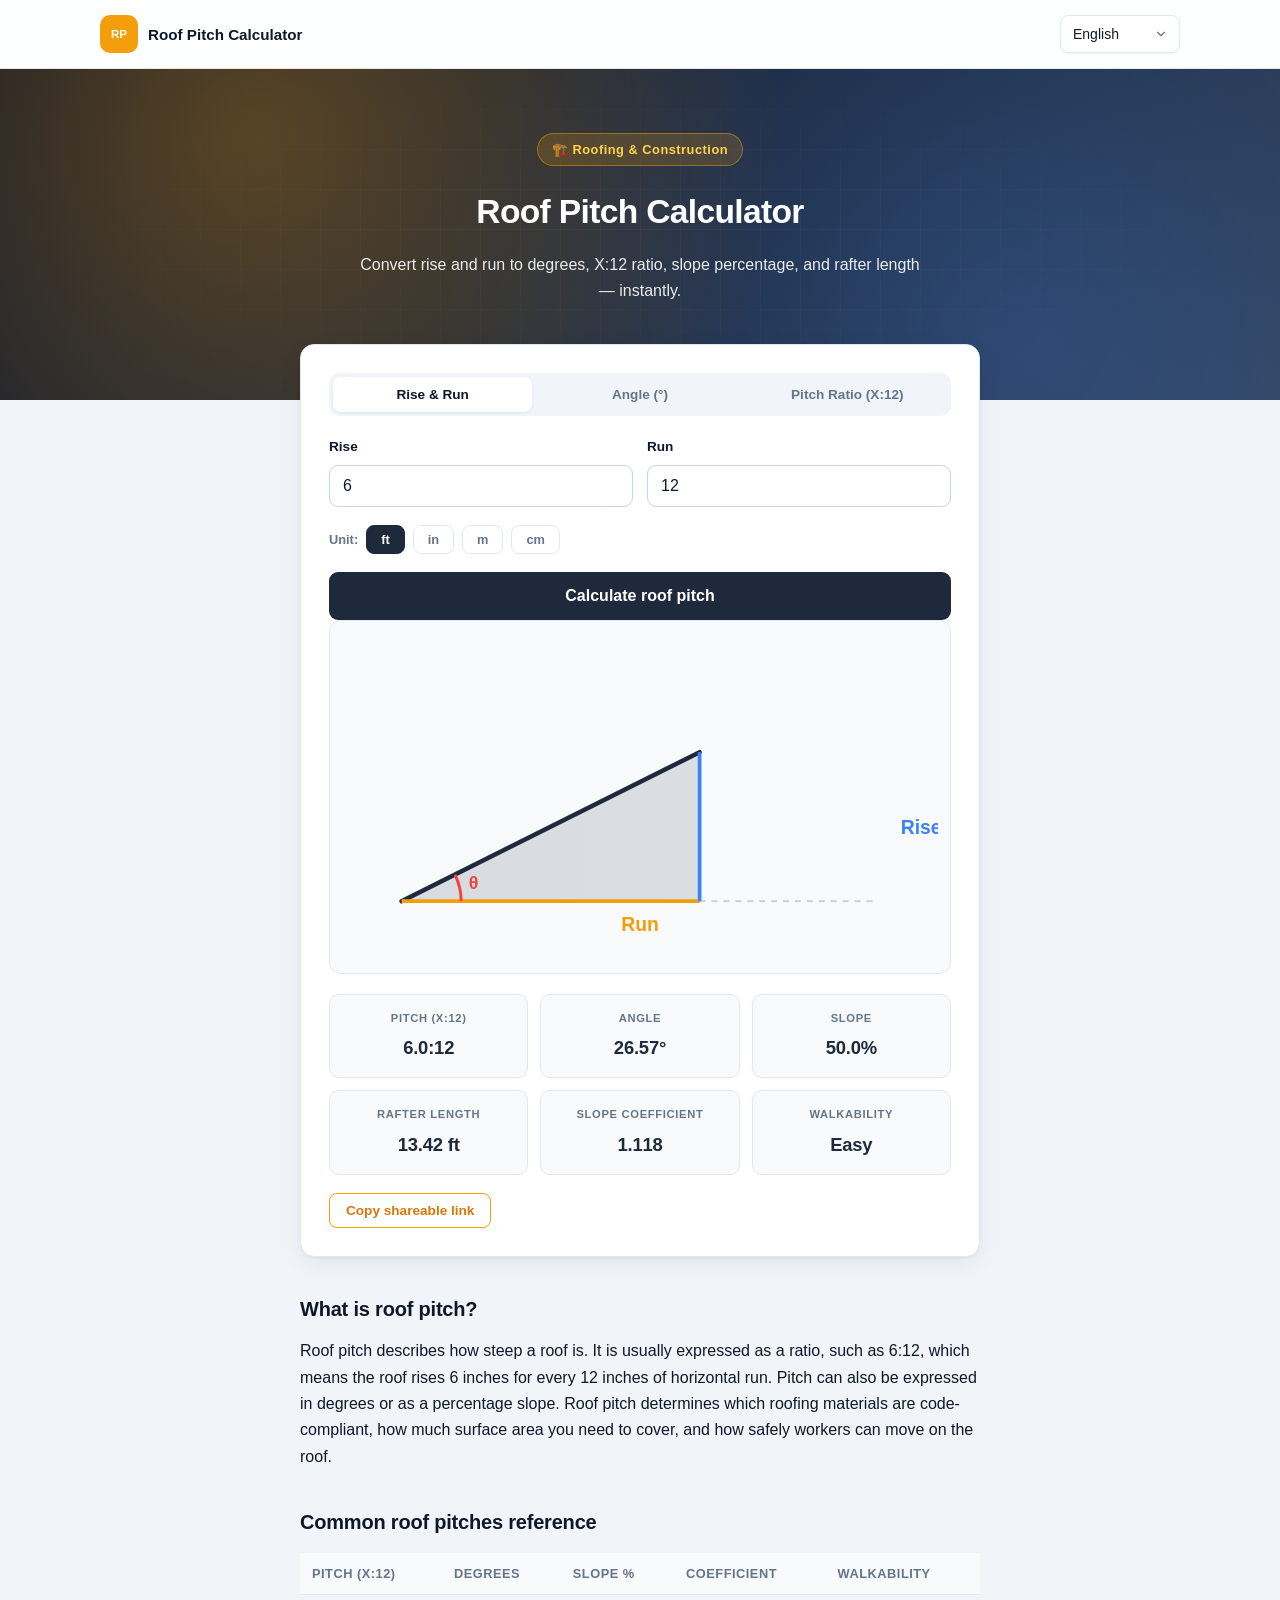
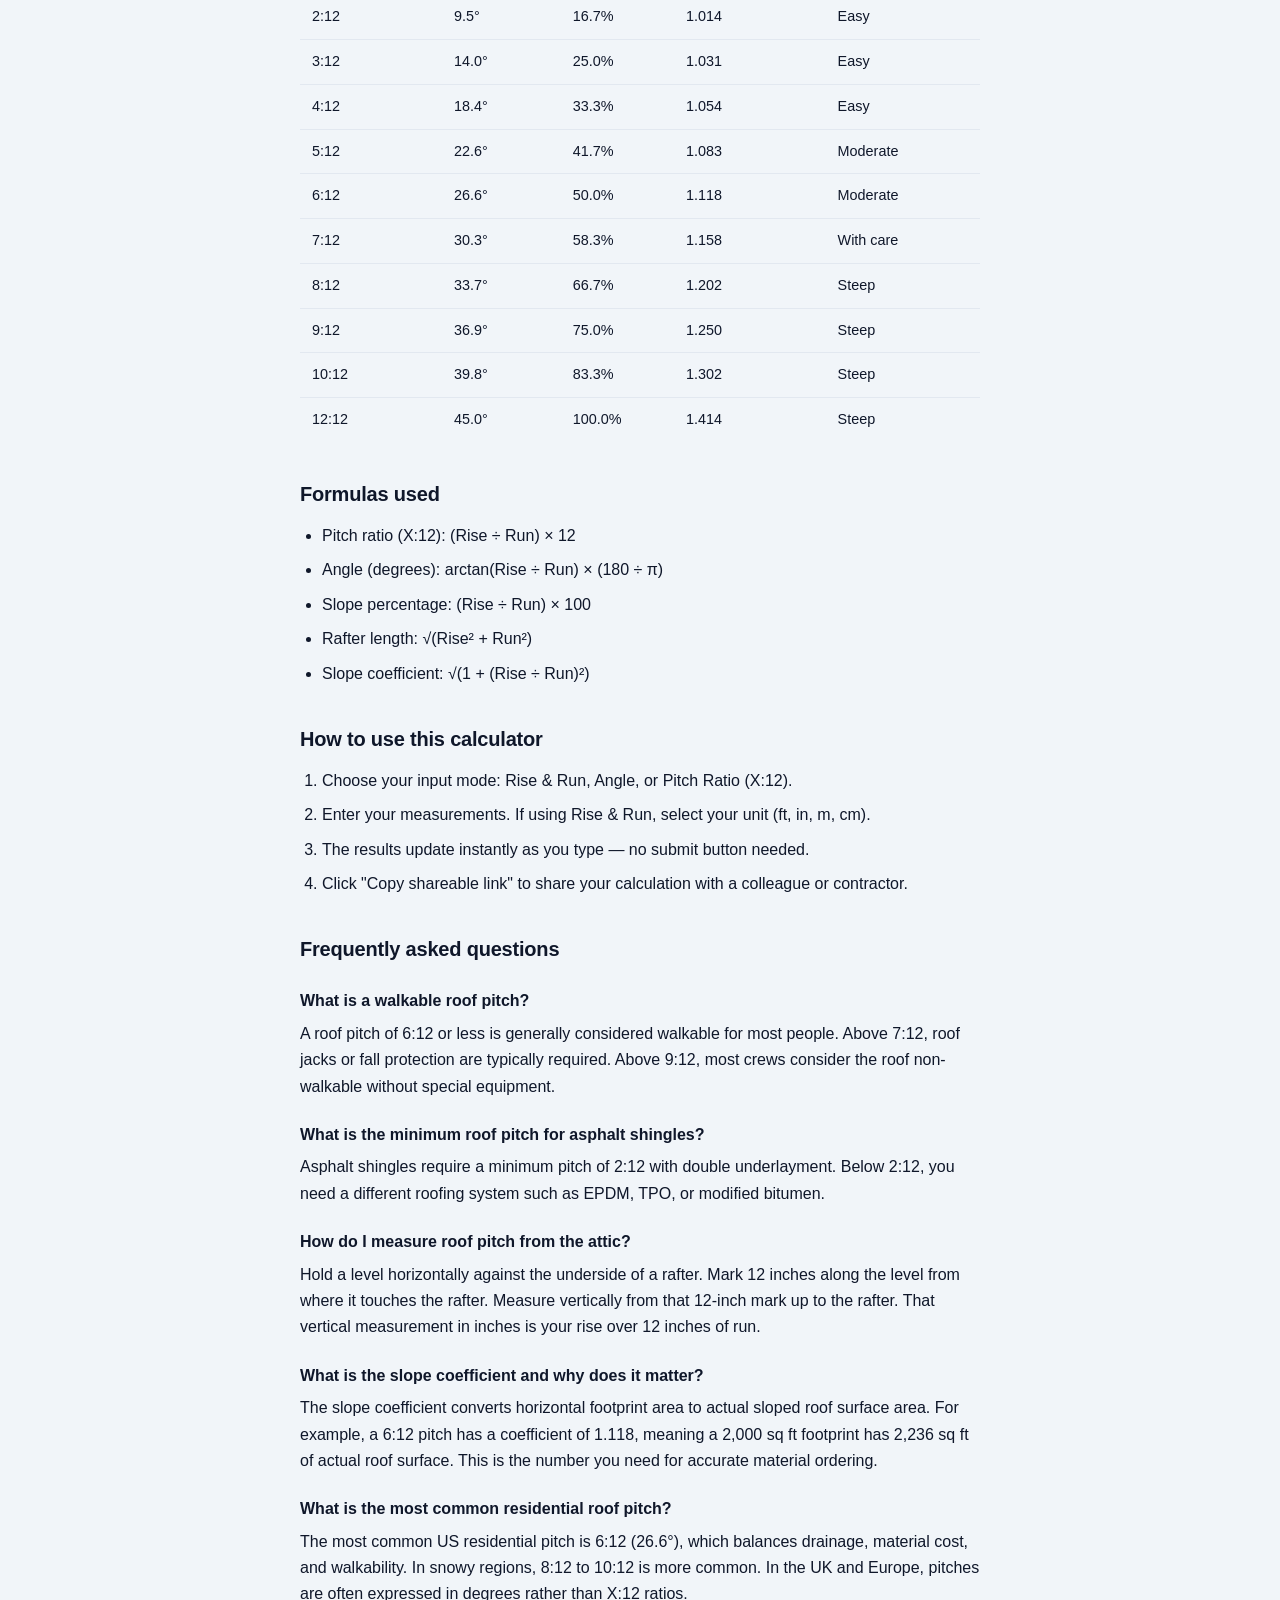
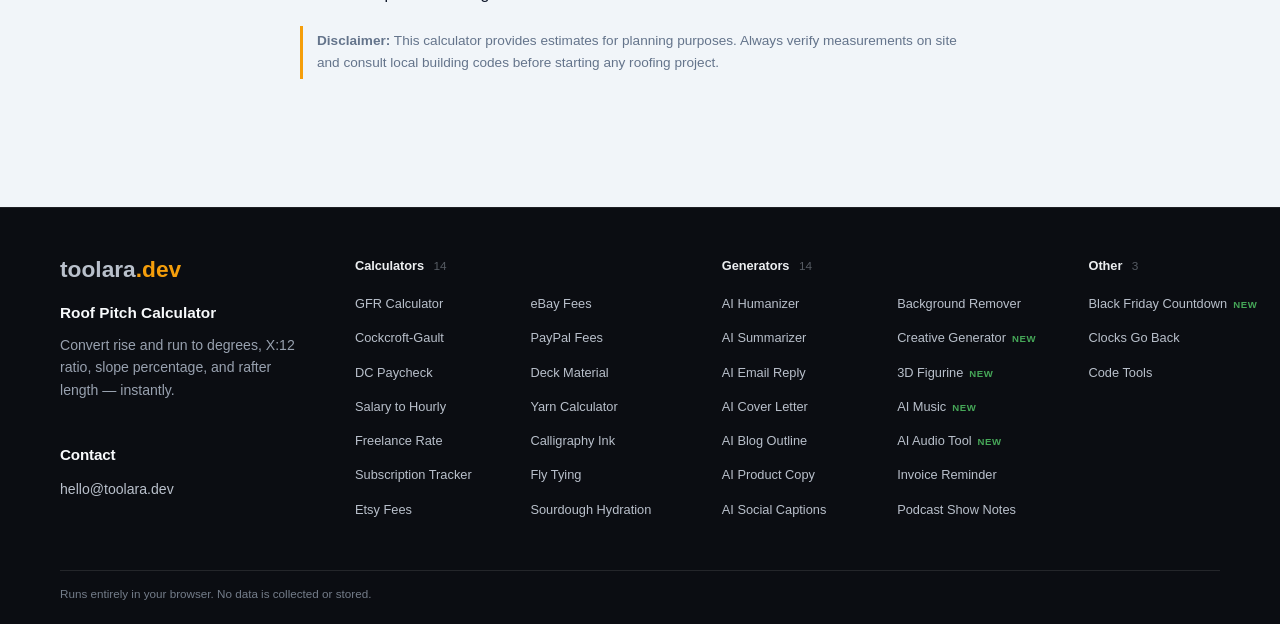
<file: index.html>
<!DOCTYPE html>
<html lang="en">
<head>
<meta charset="UTF-8">
<meta name="viewport" content="width=device-width, initial-scale=1.0">
<title>Roof Pitch Calculator — Convert Rise/Run to Degrees, X:12 & Rafter Length</title>
<meta name="description" content="Free roof pitch calculator. Enter rise and run, a degree angle, or a pitch ratio (X:12) to instantly get pitch ratio, angle, slope percentage, rafter length, and slope coefficient.">
<meta name="keywords" content="roof pitch calculator, roof slope calculator, rise run to degrees, x:12 pitch, rafter length calculator, roof angle calculator">
<meta name="robots" content="index, follow, max-snippet:-1, max-image-preview:large">
<meta name="theme-color" content="#1e293b">

<link rel="canonical" href="https://roof.toolara.dev/">
<link rel="alternate" hreflang="en" href="https://roof.toolara.dev/">
<link rel="alternate" hreflang="zh-Hans" href="https://roof.toolara.dev/zh/">
<link rel="alternate" hreflang="x-default" href="https://roof.toolara.dev/">

<meta property="og:type" content="website">
<meta property="og:title" content="Roof Pitch Calculator — Convert Rise/Run to Degrees, X:12 & Rafter Length">
<meta property="og:description" content="Enter rise and run, a degree angle, or a pitch ratio to instantly get pitch, slope, rafter length, and more.">
<meta property="og:url" content="https://roof.toolara.dev/">
<meta property="og:image" content="https://roof.toolara.dev/og-image.png">
<meta property="og:image:width" content="1200">
<meta property="og:image:height" content="630">
<meta property="og:image:alt" content="Roof Pitch Calculator — Convert Rise/Run to Degrees, X:12 & Rafter Length">
<meta name="twitter:card" content="summary_large_image">
<meta name="twitter:image" content="https://roof.toolara.dev/og-image.png">
<meta property="og:locale" content="en_US">

<script type="application/ld+json">
{
  "@context": "https://schema.org",
  "@type": "WebApplication",
  "name": "Roof Pitch Calculator",
  "url": "https://roof.toolara.dev/",
  "applicationCategory": "UtilityApplication",
  "operatingSystem": "Any",
  "description": "Free roof pitch calculator that converts rise/run, degrees, and X:12 ratio, with rafter length and slope coefficient.",
  "offers": { "@type": "Offer", "price": "0", "priceCurrency": "USD" }
}
</script>

<link rel="stylesheet" href="/css/style.css">
<style id="footer-groups-css">
.site-footer-grid{grid-template-columns:minmax(0,0.85fr) minmax(0,2.65fr)!important;gap:40px!important}
.site-footer-column:nth-child(2){grid-row:1/span 2!important}
.site-footer-column:nth-child(3){grid-column:1!important;grid-row:2!important}
.site-footer-explore{display:grid;grid-template-columns:repeat(3,minmax(0,1fr));gap:22px 20px;align-content:start}
.site-footer-group{min-width:0}
.site-footer-group-title{margin:0 0 9px;padding-bottom:8px;border-bottom:1px solid rgba(255,255,255,0.16);color:#f8fafc;font-size:0.7rem;font-weight:700;letter-spacing:0.06em;text-transform:uppercase;opacity:.75}
.site-footer-group .site-footer-links{display:grid!important;grid-template-columns:minmax(0,1fr)!important;gap:7px;font-size:0.85rem;line-height:1.4}
@media(max-width:960px){.site-footer-grid{grid-template-columns:1fr!important;gap:30px!important}
.site-footer-column:nth-child(2){grid-row:auto!important}.site-footer-column:nth-child(3){grid-column:auto!important;grid-row:auto!important}
.site-footer-explore{grid-template-columns:repeat(2,minmax(0,1fr))}}
</style>
<style id="fc-cloud-css">
/* Footer tool columns - Linear style (design v3-A) */
.site-footer-grid{grid-template-columns:1.05fr 1.35fr 1.35fr 0.55fr !important;gap:44px !important}
/* 覆盖子站旧版 nth-child 网格定位残留 */
.site-footer .site-footer-column:nth-child(2),.site-footer .site-footer-column:nth-child(3),.site-footer .site-footer-column:nth-child(4){grid-row:auto !important;grid-column:auto !important;display:block !important}
.site-footer .fa-h4{font-size:0.8rem;font-weight:600;color:#eceef0;margin:0 0 16px;letter-spacing:-0.005em}
.site-footer .fa-h4 .n{color:#565b63;font-weight:500;margin-left:6px;font-size:0.74rem}
.site-footer ul.fa-list{list-style:none;margin:0;padding:0;columns:2;column-gap:28px}
.site-footer ul.fa-list.single{columns:1}
.site-footer ul.fa-list li{margin-bottom:11px;break-inside:avoid}
.site-footer ul.fa-list a{font-size:0.8rem;color:#83898f;text-decoration:none;transition:color 0.12s;white-space:nowrap}
.site-footer ul.fa-list a:hover{color:#f0f2f4}
.site-footer ul.fa-list a .fa-new{color:#46a758;font-size:0.6rem;font-weight:700;letter-spacing:0.06em;margin-left:6px}
.site-footer .fa-contact{margin-top:18px}.site-footer .fa-contact-h{margin:42px 0 10px !important;color:#f8fafc;font-size:0.95rem;font-weight:650}
@media(max-width:960px){.site-footer-grid{grid-template-columns:1fr 1fr !important;gap:32px !important}}
@media(max-width:640px){.site-footer-grid{grid-template-columns:1fr !important;gap:26px !important}}
</style></head>
<body>
<header class="site-header"><div class="site-header-inner"><a class="site-brand" href="/" aria-label="roof-pitch-calculator"><span class="site-brand-mark" aria-hidden="true">RP</span><span class="site-brand-name" data-i18n="title"></span></a><nav class="site-nav" aria-label="Site navigation"><select id="langSelect" onchange="setLang(this.value)" aria-label="Language">
      <option value="en">English</option>
      <option value="zh">简体中文</option>
    </select></nav></div></header>


<header class="hero">

  <div class="hero-inner">
    <div class="hero-badge">🏗️ Roofing & Construction</div>
    <h1 data-i18n="title">Roof Pitch Calculator</h1>
    <p data-i18n="subtitle">Convert rise and run to degrees, X:12 ratio, slope percentage, and rafter length — instantly.</p>
  </div>
</header>

<main class="wrap">
  <section class="card">
    <h2 class="visually-hidden" data-i18n="calcHeading">Calculator</h2>

    <div class="mode-tabs">
      <button class="mode-tab active" data-mode="riseRun" onclick="switchMode('riseRun')" data-i18n="modeRiseRun">Rise & Run</button>
      <button class="mode-tab" data-mode="angle" onclick="switchMode('angle')" data-i18n="modeAngle">Angle (°)</button>
      <button class="mode-tab" data-mode="ratio" onclick="switchMode('ratio')" data-i18n="modeRatio">Pitch Ratio (X:12)</button>
    </div>

    <!-- Rise & Run -->
    <div id="mode-riseRun" class="mode-panel">
      <div class="row">
        <div>
          <label for="rise" data-i18n="riseLabel">Rise</label>
          <input type="number" id="rise" min="0" step="0.01" placeholder="6" value="6" inputmode="decimal">
        </div>
        <div>
          <label for="run" data-i18n="runLabel">Run</label>
          <input type="number" id="run" min="0.01" step="0.01" placeholder="12" value="12" inputmode="decimal">
        </div>
      </div>
      <div class="unit-toggle">
        <label data-i18n="unitLabel">Unit:</label>
        <button class="unit-btn active" data-unit="ft" onclick="setUnit('ft')">ft</button>
        <button class="unit-btn" data-unit="in" onclick="setUnit('in')">in</button>
        <button class="unit-btn" data-unit="m" onclick="setUnit('m')">m</button>
        <button class="unit-btn" data-unit="cm" onclick="setUnit('cm')">cm</button>
      </div>
    </div>

    <!-- Angle -->
    <div id="mode-angle" class="mode-panel" style="display:none;">
      <label for="angle" data-i18n="angleLabel">Roof angle (degrees)</label>
      <input type="number" id="angle" min="0" max="89.9" step="0.1" placeholder="26.57" value="26.57" inputmode="decimal">
    </div>

    <!-- Ratio -->
    <div id="mode-ratio" class="mode-panel" style="display:none;">
      <label for="ratioX" data-i18n="ratioLabel">Pitch ratio (X in 12)</label>
      <input type="number" id="ratioX" min="0" step="0.1" placeholder="6" value="6" inputmode="decimal">
      <p class="hint" data-i18n="ratioHint">Enter the rise in inches over 12 inches of run. For example, 6 for a 6:12 pitch.</p>
    </div>

    <button class="calc" type="button" onclick="calculate()" data-i18n="calcBtn">Calculate roof pitch</button>

    <!-- SVG Diagram -->
    <div class="svg-wrap">
      <svg id="roofSvg" viewBox="0 0 400 220" xmlns="http://www.w3.org/2000/svg">
        <defs>
          <linearGradient id="roofGrad" x1="0" y1="0" x2="1" y2="0">
            <stop offset="0%" stop-color="#1e293b"/>
            <stop offset="100%" stop-color="#334155"/>
          </linearGradient>
        </defs>
        <!-- Ground line -->
        <line x1="40" y1="180" x2="360" y2="180" stroke="#cbd5e1" stroke-width="1.5" stroke-dasharray="4,4"/>
        <!-- Roof triangle -->
        <polygon id="roofTri" points="40,180 360,180 360,80" fill="url(#roofGrad)" opacity="0.15"/>
        <line id="roofLine" x1="40" y1="180" x2="360" y2="80" stroke="#1e293b" stroke-width="3" stroke-linecap="round"/>
        <!-- Run line -->
        <line id="runLine" x1="40" y1="180" x2="360" y2="180" stroke="#f59e0b" stroke-width="2.5"/>
        <text id="runLabel" x="200" y="200" text-anchor="middle" font-size="13" fill="#f59e0b" font-weight="600">Run</text>
        <!-- Rise line -->
        <line id="riseLine" x1="360" y1="180" x2="360" y2="80" stroke="#3b82f6" stroke-width="2.5"/>
        <text id="riseLabel" x="375" y="135" font-size="13" fill="#3b82f6" font-weight="600">Rise</text>
        <!-- Angle arc -->
        <path id="angleArc" d="M 80 180 A 40 40 0 0 0 76 170" fill="none" stroke="#ef4444" stroke-width="2"/>
        <text id="angleLabel" x="85" y="172" font-size="12" fill="#ef4444" font-weight="600">θ</text>
      </svg>
    </div>

    <div id="result" role="region" aria-live="polite">
      <div class="result-grid">
        <div class="result-item">
          <div class="result-key" data-i18n="resPitch">Pitch (X:12)</div>
          <div class="result-val" id="resPitch">—</div>
        </div>
        <div class="result-item">
          <div class="result-key" data-i18n="resAngle">Angle</div>
          <div class="result-val" id="resAngle">—</div>
        </div>
        <div class="result-item">
          <div class="result-key" data-i18n="resSlope">Slope</div>
          <div class="result-val" id="resSlope">—</div>
        </div>
        <div class="result-item">
          <div class="result-key" data-i18n="resRafter">Rafter length</div>
          <div class="result-val" id="resRafter">—</div>
        </div>
        <div class="result-item">
          <div class="result-key" data-i18n="resCoeff">Slope coefficient</div>
          <div class="result-val" id="resCoeff">—</div>
        </div>
        <div class="result-item">
          <div class="result-key" data-i18n="resWalk">Walkability</div>
          <div class="result-val" id="resWalk">—</div>
        </div>
      </div>

      <div class="share-row">
        <button class="share-btn" type="button" onclick="copyShareLink()" data-i18n="shareBtn">Copy shareable link</button>
        <span class="share-copied" id="shareCopied" data-i18n="shareCopied">Copied!</span>
      </div>
    </div>
  </section>

  <section>
    <h2 data-i18n="whatIsTitle">What is roof pitch?</h2>
    <p data-i18n="whatIsText">Roof pitch describes how steep a roof is. It is usually expressed as a ratio, such as 6:12, which means the roof rises 6 inches for every 12 inches of horizontal run. Pitch can also be expressed in degrees or as a percentage slope. Roof pitch determines which roofing materials are code-compliant, how much surface area you need to cover, and how safely workers can move on the roof.</p>
  </section>

  <section>
    <h2 data-i18n="commonTitle">Common roof pitches reference</h2>
    <table>
      <thead>
        <tr><th data-i18n="thPitch">Pitch (X:12)</th><th data-i18n="thDeg">Degrees</th><th data-i18n="thSlope">Slope %</th><th data-i18n="thCoeff">Coefficient</th><th data-i18n="thWalk">Walkability</th></tr>
      </thead>
      <tbody>
        <tr><td>2:12</td><td>9.5°</td><td>16.7%</td><td>1.014</td><td data-i18n="walkEasy">Easy</td></tr>
        <tr><td>3:12</td><td>14.0°</td><td>25.0%</td><td>1.031</td><td data-i18n="walkEasy">Easy</td></tr>
        <tr><td>4:12</td><td>18.4°</td><td>33.3%</td><td>1.054</td><td data-i18n="walkEasy">Easy</td></tr>
        <tr><td>5:12</td><td>22.6°</td><td>41.7%</td><td>1.083</td><td data-i18n="walkMod">Moderate</td></tr>
        <tr><td>6:12</td><td>26.6°</td><td>50.0%</td><td>1.118</td><td data-i18n="walkMod">Moderate</td></tr>
        <tr><td>7:12</td><td>30.3°</td><td>58.3%</td><td>1.158</td><td data-i18n="walkCare">With care</td></tr>
        <tr><td>8:12</td><td>33.7°</td><td>66.7%</td><td>1.202</td><td data-i18n="walkSteep">Steep</td></tr>
        <tr><td>9:12</td><td>36.9°</td><td>75.0%</td><td>1.250</td><td data-i18n="walkSteep">Steep</td></tr>
        <tr><td>10:12</td><td>39.8°</td><td>83.3%</td><td>1.302</td><td data-i18n="walkSteep">Steep</td></tr>
        <tr><td>12:12</td><td>45.0°</td><td>100.0%</td><td>1.414</td><td data-i18n="walkSteep">Steep</td></tr>
      </tbody>
    </table>
  </section>

  <section>
    <h2 data-i18n="formulaTitle">Formulas used</h2>
    <ul>
      <li data-i18n="formula1"><strong>Pitch ratio (X:12):</strong> (Rise ÷ Run) × 12</li>
      <li data-i18n="formula2"><strong>Angle (degrees):</strong> arctan(Rise ÷ Run) × (180 ÷ π)</li>
      <li data-i18n="formula3"><strong>Slope percentage:</strong> (Rise ÷ Run) × 100</li>
      <li data-i18n="formula4"><strong>Rafter length:</strong> √(Rise² + Run²)</li>
      <li data-i18n="formula5"><strong>Slope coefficient:</strong> √(1 + (Rise ÷ Run)²)</li>
    </ul>
  </section>

  <section>
    <h2 data-i18n="howToTitle">How to use this calculator</h2>
    <ol>
      <li data-i18n="howTo1">Choose your input mode: Rise & Run, Angle, or Pitch Ratio (X:12).</li>
      <li data-i18n="howTo2">Enter your measurements. If using Rise & Run, select your unit (ft, in, m, cm).</li>
      <li data-i18n="howTo3">The results update instantly as you type — no submit button needed.</li>
      <li data-i18n="howTo4">Click "Copy shareable link" to share your calculation with a colleague or contractor.</li>
    </ol>
  </section>

  <section>
    <h2 data-i18n="faqTitle">Frequently asked questions</h2>
    <h3 data-i18n="faq1q">What is a walkable roof pitch?</h3>
    <p data-i18n="faq1a">A roof pitch of 6:12 or less is generally considered walkable for most people. Above 7:12, roof jacks or fall protection are typically required. Above 9:12, most crews consider the roof non-walkable without special equipment.</p>

    <h3 data-i18n="faq2q">What is the minimum roof pitch for asphalt shingles?</h3>
    <p data-i18n="faq2a">Asphalt shingles require a minimum pitch of 2:12 with double underlayment. Below 2:12, you need a different roofing system such as EPDM, TPO, or modified bitumen.</p>

    <h3 data-i18n="faq3q">How do I measure roof pitch from the attic?</h3>
    <p data-i18n="faq3a">Hold a level horizontally against the underside of a rafter. Mark 12 inches along the level from where it touches the rafter. Measure vertically from that 12-inch mark up to the rafter. That vertical measurement in inches is your rise over 12 inches of run.</p>

    <h3 data-i18n="faq4q">What is the slope coefficient and why does it matter?</h3>
    <p data-i18n="faq4a">The slope coefficient converts horizontal footprint area to actual sloped roof surface area. For example, a 6:12 pitch has a coefficient of 1.118, meaning a 2,000 sq ft footprint has 2,236 sq ft of actual roof surface. This is the number you need for accurate material ordering.</p>

    <h3 data-i18n="faq5q">What is the most common residential roof pitch?</h3>
    <p data-i18n="faq5a">The most common US residential pitch is 6:12 (26.6°), which balances drainage, material cost, and walkability. In snowy regions, 8:12 to 10:12 is more common. In the UK and Europe, pitches are often expressed in degrees rather than X:12 ratios.</p>

    <div class="disclaimer" data-i18n="disclaimer"><strong>Disclaimer:</strong> This calculator provides estimates for planning purposes. Always verify measurements on site and consult local building codes before starting any roofing project.</div>
  </section>
</main>

<footer class="footer site-footer">
<div class="site-footer-inner">
<div class="site-footer-grid"><section class="site-footer-column">
<a class="site-footer-wordmark" href="https://toolara.dev/" aria-label="toolara.dev">toolara<span class="tld">.dev</span></a>
<p class="site-footer-site-name" data-i18n="title">Roof Pitch Calculator</p>
<p class="site-footer-description" data-i18n="subtitle">Convert rise and run to degrees, X:12 ratio, slope percentage, and rafter length — instantly.</p>
<h2 class="fa-contact-h">Contact</h2><p class="site-footer-contact fa-contact"><a href="mailto:hello@toolara.dev">hello@toolara.dev</a></p></section><section class="site-footer-column"><h4 class="fa-h4">Calculators <span class="n">14</span></h4><ul class="fa-list"><li><a href="https://gfr.toolara.dev/">GFR Calculator</a></li><li><a href="https://crcl.toolara.dev/">Cockcroft-Gault</a></li><li><a href="https://dc-pay.toolara.dev/">DC Paycheck</a></li><li><a href="https://salary.toolara.dev/">Salary to Hourly</a></li><li><a href="https://freelance.toolara.dev/">Freelance Rate</a></li><li><a href="https://subscriptions.toolara.dev/">Subscription Tracker</a></li><li><a href="https://etsy.toolara.dev/">Etsy Fees</a></li><li><a href="https://ebay.toolara.dev/">eBay Fees</a></li><li><a href="https://paypal.toolara.dev/">PayPal Fees</a></li><li><a href="https://deck.toolara.dev/">Deck Material</a></li><li><a href="https://yarn.toolara.dev/">Yarn Calculator</a></li><li><a href="https://calligraphy.toolara.dev/">Calligraphy Ink</a></li><li><a href="https://flytying.toolara.dev/">Fly Tying</a></li><li><a href="https://sourdough.toolara.dev/">Sourdough Hydration</a></li></ul></section><section class="site-footer-column"><h4 class="fa-h4">Generators <span class="n">14</span></h4><ul class="fa-list"><li><a href="https://humanize.toolara.dev/">AI Humanizer</a></li><li><a href="https://summarize.toolara.dev/">AI Summarizer</a></li><li><a href="https://emailreply.toolara.dev/">AI Email Reply</a></li><li><a href="https://coverletter.toolara.dev/">AI Cover Letter</a></li><li><a href="https://blogoutline.toolara.dev/">AI Blog Outline</a></li><li><a href="https://productcopy.toolara.dev/">AI Product Copy</a></li><li><a href="https://captions.toolara.dev/">AI Social Captions</a></li><li><a href="https://background.toolara.dev/">Background Remover</a></li><li><a href="https://creative.toolara.dev/">Creative Generator<span class="fa-new">NEW</span></a></li><li><a href="https://figurine.toolara.dev/">3D Figurine<span class="fa-new">NEW</span></a></li><li><a href="https://music.toolara.dev/">AI Music<span class="fa-new">NEW</span></a></li><li><a href="https://audio.toolara.dev/">AI Audio Tool<span class="fa-new">NEW</span></a></li><li><a href="https://invoices.toolara.dev/">Invoice Reminder</a></li><li><a href="https://podcast.toolara.dev/">Podcast Show Notes</a></li></ul></section><section class="site-footer-column"><h4 class="fa-h4">Other <span class="n">3</span></h4><ul class="fa-list single"><li><a href="https://blackfriday.toolara.dev/">Black Friday Countdown<span class="fa-new">NEW</span></a></li><li><a href="https://clocksgoback.toolara.dev/">Clocks Go Back</a></li><li><a href="https://devtools.toolara.dev/">Code Tools</a></li></ul></section></div>
<div class="site-footer-bottom"><p class="site-footer-privacy" data-i18n="footer">Runs entirely in your browser. No data is collected or stored.</p></div>
</div>
</footer>

<script src="/js/i18n.js"></script>
<script src="/js/calculator.js"></script>
</body>
</html>
</file>
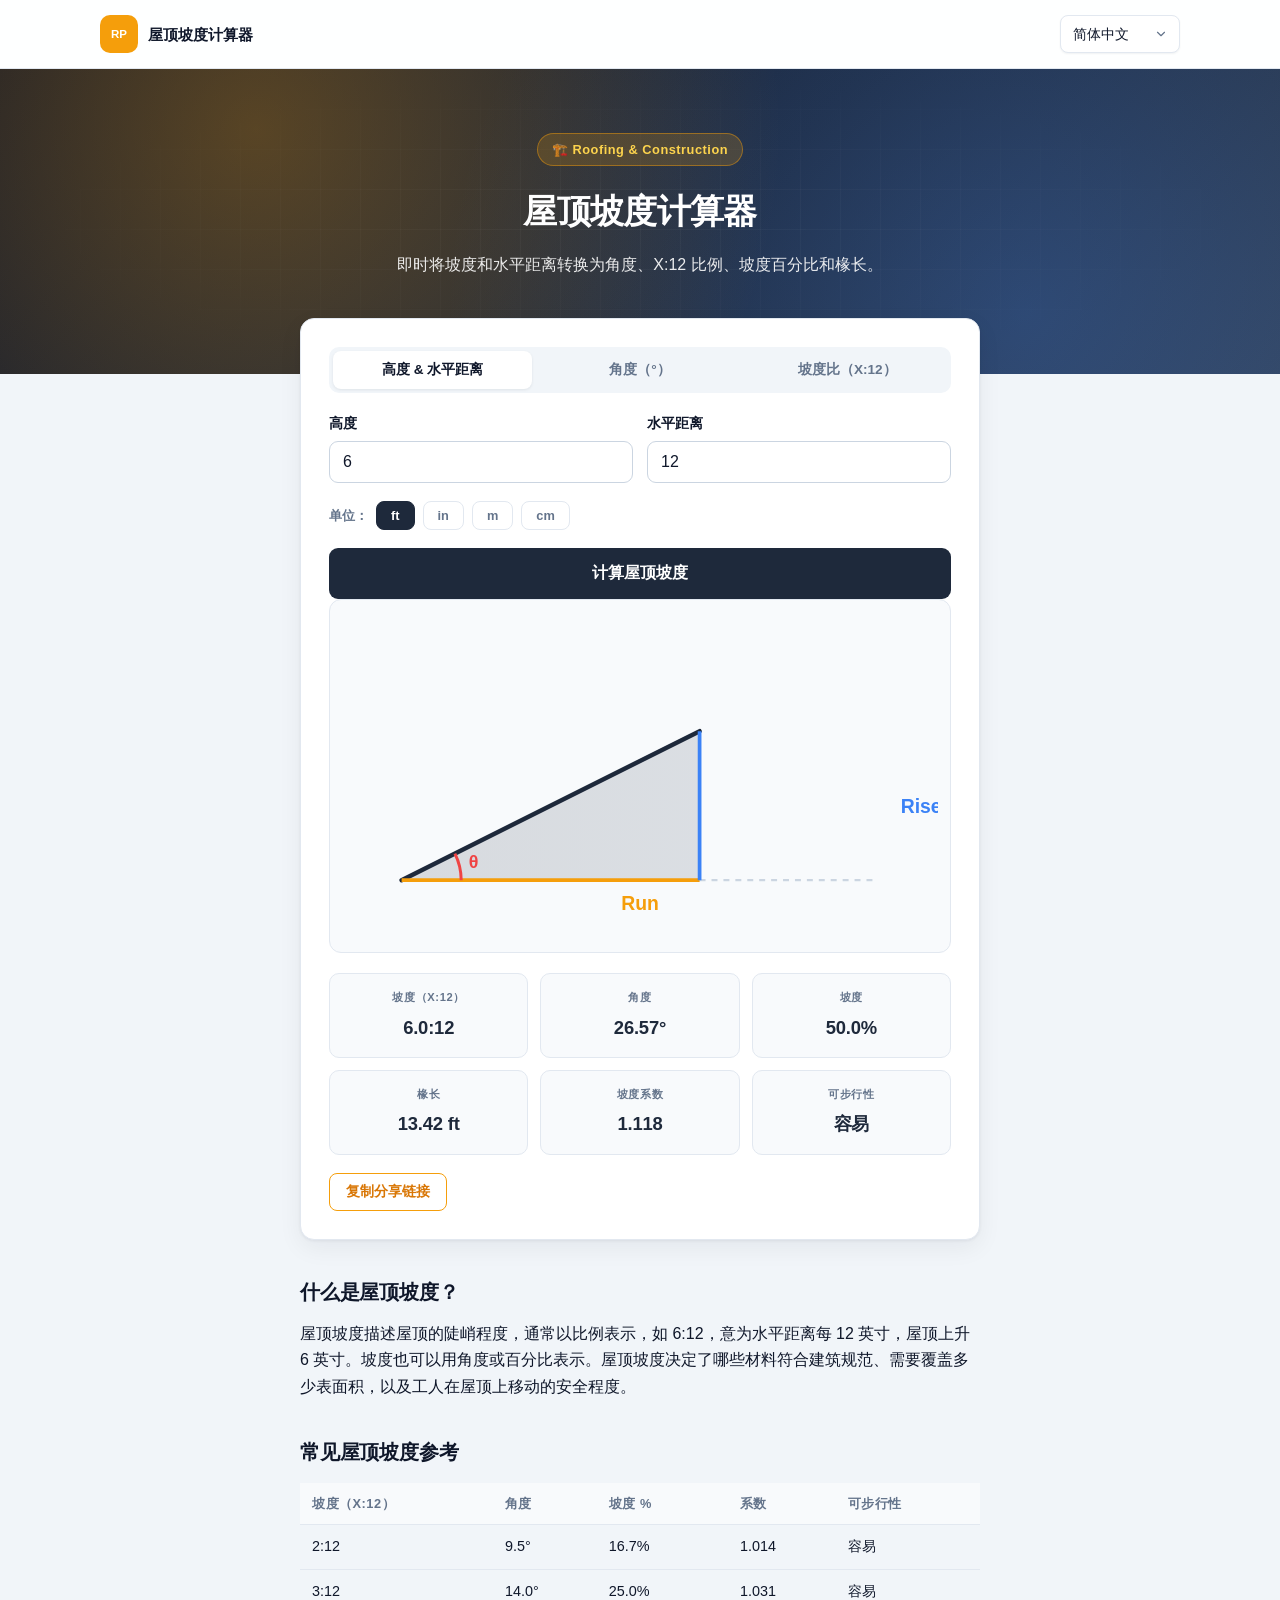
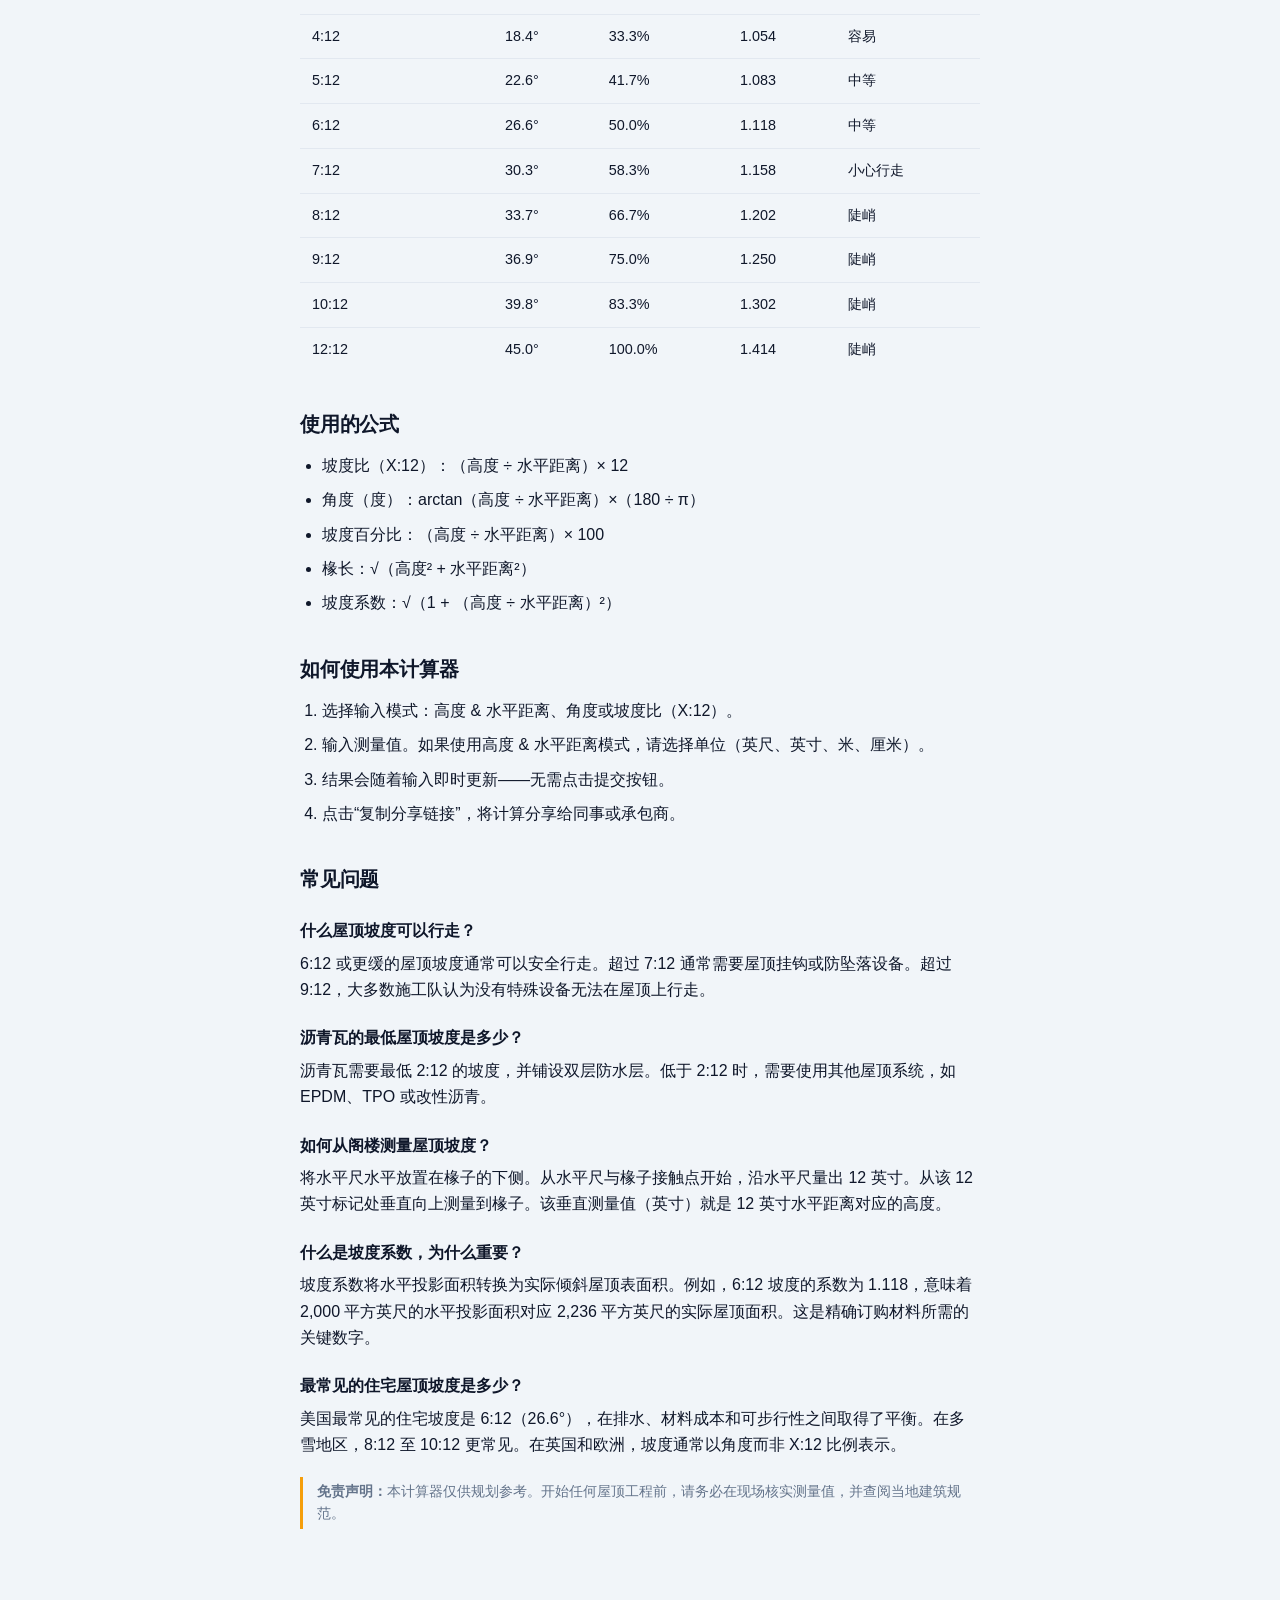
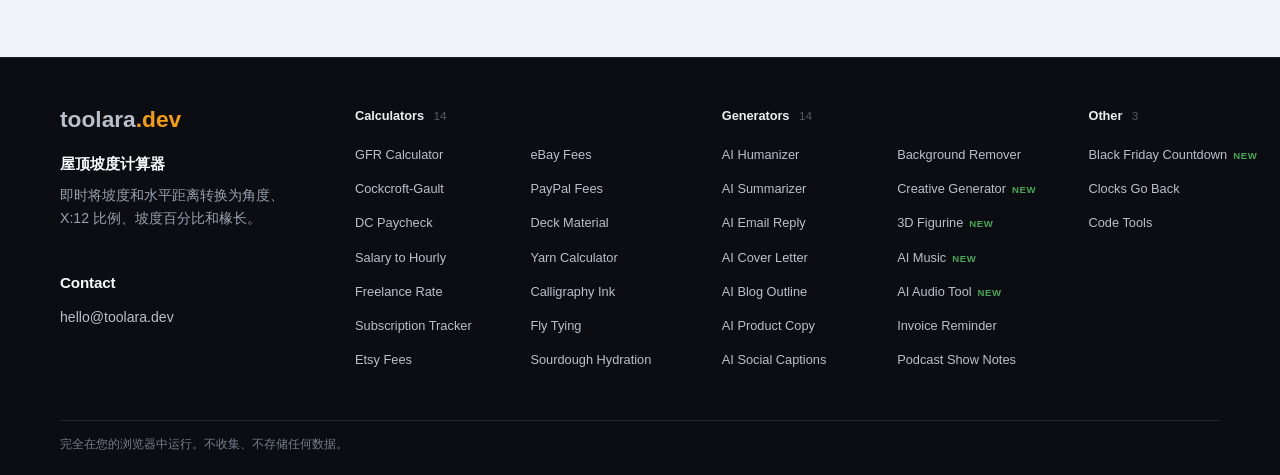
<file: zh/index.html>
<!DOCTYPE html>
<html lang="zh-Hans">
<head>
<meta charset="UTF-8">
<meta name="viewport" content="width=device-width, initial-scale=1.0">
<title>Roof Pitch Calculator — Convert Rise/Run to Degrees, X:12 & Rafter Length</title>
<meta name="description" content="Free roof pitch calculator. Enter rise and run, a degree angle, or a pitch ratio (X:12) to instantly get pitch ratio, angle, slope percentage, rafter length, and slope coefficient.">
<meta name="keywords" content="roof pitch calculator, roof slope calculator, rise run to degrees, x:12 pitch, rafter length calculator, roof angle calculator">
<meta name="robots" content="index, follow, max-snippet:-1, max-image-preview:large">
<meta name="theme-color" content="#1e293b">

<link rel="canonical" href="https://roof.toolara.dev/zh/">
<link rel="alternate" hreflang="en" href="https://roof.toolara.dev/">
<link rel="alternate" hreflang="zh-Hans" href="https://roof.toolara.dev/zh/">
<link rel="alternate" hreflang="x-default" href="https://roof.toolara.dev/">

<meta property="og:type" content="website">
<meta property="og:title" content="Roof Pitch Calculator — Convert Rise/Run to Degrees, X:12 & Rafter Length">
<meta property="og:description" content="Enter rise and run, a degree angle, or a pitch ratio to instantly get pitch, slope, rafter length, and more.">
<meta property="og:url" content="https://roof.toolara.dev/zh/">
<meta property="og:image" content="https://roof.toolara.dev/og-image.png">
<meta property="og:image:width" content="1200">
<meta property="og:image:height" content="630">
<meta property="og:image:alt" content="Roof Pitch Calculator — Convert Rise/Run to Degrees, X:12 & Rafter Length">
<meta name="twitter:card" content="summary_large_image">
<meta name="twitter:image" content="https://roof.toolara.dev/og-image.png">
<meta property="og:locale" content="en_US">

<script type="application/ld+json">
{
  "@context": "https://schema.org",
  "@type": "WebApplication",
  "name": "Roof Pitch Calculator",
  "url": "https://roof.toolara.dev/zh/",
  "applicationCategory": "UtilityApplication",
  "operatingSystem": "Any",
  "description": "Free roof pitch calculator that converts rise/run, degrees, and X:12 ratio, with rafter length and slope coefficient.",
  "offers": { "@type": "Offer", "price": "0", "priceCurrency": "USD" }
}
</script>

<script>window.__FORCE_LANG__ = 'zh';</script>
<link rel="stylesheet" href="/css/style.css">
<style id="footer-groups-css">
.site-footer-grid{grid-template-columns:minmax(0,0.85fr) minmax(0,2.65fr)!important;gap:40px!important}
.site-footer-column:nth-child(2){grid-row:1/span 2!important}
.site-footer-column:nth-child(3){grid-column:1!important;grid-row:2!important}
.site-footer-explore{display:grid;grid-template-columns:repeat(3,minmax(0,1fr));gap:22px 20px;align-content:start}
.site-footer-group{min-width:0}
.site-footer-group-title{margin:0 0 9px;padding-bottom:8px;border-bottom:1px solid rgba(255,255,255,0.16);color:#f8fafc;font-size:0.7rem;font-weight:700;letter-spacing:0.06em;text-transform:uppercase;opacity:.75}
.site-footer-group .site-footer-links{display:grid!important;grid-template-columns:minmax(0,1fr)!important;gap:7px;font-size:0.85rem;line-height:1.4}
@media(max-width:960px){.site-footer-grid{grid-template-columns:1fr!important;gap:30px!important}
.site-footer-column:nth-child(2){grid-row:auto!important}.site-footer-column:nth-child(3){grid-column:auto!important;grid-row:auto!important}
.site-footer-explore{grid-template-columns:repeat(2,minmax(0,1fr))}}
</style>
<style id="fc-cloud-css">
/* Footer tool columns - Linear style (design v3-A) */
.site-footer-grid{grid-template-columns:1.05fr 1.35fr 1.35fr 0.55fr !important;gap:44px !important}
/* 覆盖子站旧版 nth-child 网格定位残留 */
.site-footer .site-footer-column:nth-child(2),.site-footer .site-footer-column:nth-child(3),.site-footer .site-footer-column:nth-child(4){grid-row:auto !important;grid-column:auto !important;display:block !important}
.site-footer .fa-h4{font-size:0.8rem;font-weight:600;color:#eceef0;margin:0 0 16px;letter-spacing:-0.005em}
.site-footer .fa-h4 .n{color:#565b63;font-weight:500;margin-left:6px;font-size:0.74rem}
.site-footer ul.fa-list{list-style:none;margin:0;padding:0;columns:2;column-gap:28px}
.site-footer ul.fa-list.single{columns:1}
.site-footer ul.fa-list li{margin-bottom:11px;break-inside:avoid}
.site-footer ul.fa-list a{font-size:0.8rem;color:#83898f;text-decoration:none;transition:color 0.12s;white-space:nowrap}
.site-footer ul.fa-list a:hover{color:#f0f2f4}
.site-footer ul.fa-list a .fa-new{color:#46a758;font-size:0.6rem;font-weight:700;letter-spacing:0.06em;margin-left:6px}
.site-footer .fa-contact{margin-top:18px}.site-footer .fa-contact-h{margin:42px 0 10px !important;color:#f8fafc;font-size:0.95rem;font-weight:650}
@media(max-width:960px){.site-footer-grid{grid-template-columns:1fr 1fr !important;gap:32px !important}}
@media(max-width:640px){.site-footer-grid{grid-template-columns:1fr !important;gap:26px !important}}
</style></head>
<body>
<header class="site-header"><div class="site-header-inner"><a class="site-brand" href="/" aria-label="roof-pitch-calculator"><span class="site-brand-mark" aria-hidden="true">RP</span><span class="site-brand-name" data-i18n="title"></span></a><nav class="site-nav" aria-label="Site navigation"><select id="langSelect" onchange="setLang(this.value)" aria-label="Language">
      <option value="en">English</option>
      <option value="zh">简体中文</option>
    </select></nav></div></header>


<header class="hero">

  <div class="hero-inner">
    <div class="hero-badge">🏗️ Roofing & Construction</div>
    <h1 data-i18n="title">Roof Pitch Calculator</h1>
    <p data-i18n="subtitle">Convert rise and run to degrees, X:12 ratio, slope percentage, and rafter length — instantly.</p>
  </div>
</header>

<main class="wrap">
  <section class="card">
    <h2 class="visually-hidden" data-i18n="calcHeading">Calculator</h2>

    <div class="mode-tabs">
      <button class="mode-tab active" data-mode="riseRun" onclick="switchMode('riseRun')" data-i18n="modeRiseRun">Rise & Run</button>
      <button class="mode-tab" data-mode="angle" onclick="switchMode('angle')" data-i18n="modeAngle">Angle (°)</button>
      <button class="mode-tab" data-mode="ratio" onclick="switchMode('ratio')" data-i18n="modeRatio">Pitch Ratio (X:12)</button>
    </div>

    <!-- Rise & Run -->
    <div id="mode-riseRun" class="mode-panel">
      <div class="row">
        <div>
          <label for="rise" data-i18n="riseLabel">Rise</label>
          <input type="number" id="rise" min="0" step="0.01" placeholder="6" value="6" inputmode="decimal">
        </div>
        <div>
          <label for="run" data-i18n="runLabel">Run</label>
          <input type="number" id="run" min="0.01" step="0.01" placeholder="12" value="12" inputmode="decimal">
        </div>
      </div>
      <div class="unit-toggle">
        <label data-i18n="unitLabel">Unit:</label>
        <button class="unit-btn active" data-unit="ft" onclick="setUnit('ft')">ft</button>
        <button class="unit-btn" data-unit="in" onclick="setUnit('in')">in</button>
        <button class="unit-btn" data-unit="m" onclick="setUnit('m')">m</button>
        <button class="unit-btn" data-unit="cm" onclick="setUnit('cm')">cm</button>
      </div>
    </div>

    <!-- Angle -->
    <div id="mode-angle" class="mode-panel" style="display:none;">
      <label for="angle" data-i18n="angleLabel">Roof angle (degrees)</label>
      <input type="number" id="angle" min="0" max="89.9" step="0.1" placeholder="26.57" value="26.57" inputmode="decimal">
    </div>

    <!-- Ratio -->
    <div id="mode-ratio" class="mode-panel" style="display:none;">
      <label for="ratioX" data-i18n="ratioLabel">Pitch ratio (X in 12)</label>
      <input type="number" id="ratioX" min="0" step="0.1" placeholder="6" value="6" inputmode="decimal">
      <p class="hint" data-i18n="ratioHint">Enter the rise in inches over 12 inches of run. For example, 6 for a 6:12 pitch.</p>
    </div>

    <button class="calc" type="button" onclick="calculate()" data-i18n="calcBtn">Calculate roof pitch</button>

    <!-- SVG Diagram -->
    <div class="svg-wrap">
      <svg id="roofSvg" viewBox="0 0 400 220" xmlns="http://www.w3.org/2000/svg">
        <defs>
          <linearGradient id="roofGrad" x1="0" y1="0" x2="1" y2="0">
            <stop offset="0%" stop-color="#1e293b"/>
            <stop offset="100%" stop-color="#334155"/>
          </linearGradient>
        </defs>
        <!-- Ground line -->
        <line x1="40" y1="180" x2="360" y2="180" stroke="#cbd5e1" stroke-width="1.5" stroke-dasharray="4,4"/>
        <!-- Roof triangle -->
        <polygon id="roofTri" points="40,180 360,180 360,80" fill="url(#roofGrad)" opacity="0.15"/>
        <line id="roofLine" x1="40" y1="180" x2="360" y2="80" stroke="#1e293b" stroke-width="3" stroke-linecap="round"/>
        <!-- Run line -->
        <line id="runLine" x1="40" y1="180" x2="360" y2="180" stroke="#f59e0b" stroke-width="2.5"/>
        <text id="runLabel" x="200" y="200" text-anchor="middle" font-size="13" fill="#f59e0b" font-weight="600">Run</text>
        <!-- Rise line -->
        <line id="riseLine" x1="360" y1="180" x2="360" y2="80" stroke="#3b82f6" stroke-width="2.5"/>
        <text id="riseLabel" x="375" y="135" font-size="13" fill="#3b82f6" font-weight="600">Rise</text>
        <!-- Angle arc -->
        <path id="angleArc" d="M 80 180 A 40 40 0 0 0 76 170" fill="none" stroke="#ef4444" stroke-width="2"/>
        <text id="angleLabel" x="85" y="172" font-size="12" fill="#ef4444" font-weight="600">θ</text>
      </svg>
    </div>

    <div id="result" role="region" aria-live="polite">
      <div class="result-grid">
        <div class="result-item">
          <div class="result-key" data-i18n="resPitch">Pitch (X:12)</div>
          <div class="result-val" id="resPitch">—</div>
        </div>
        <div class="result-item">
          <div class="result-key" data-i18n="resAngle">Angle</div>
          <div class="result-val" id="resAngle">—</div>
        </div>
        <div class="result-item">
          <div class="result-key" data-i18n="resSlope">Slope</div>
          <div class="result-val" id="resSlope">—</div>
        </div>
        <div class="result-item">
          <div class="result-key" data-i18n="resRafter">Rafter length</div>
          <div class="result-val" id="resRafter">—</div>
        </div>
        <div class="result-item">
          <div class="result-key" data-i18n="resCoeff">Slope coefficient</div>
          <div class="result-val" id="resCoeff">—</div>
        </div>
        <div class="result-item">
          <div class="result-key" data-i18n="resWalk">Walkability</div>
          <div class="result-val" id="resWalk">—</div>
        </div>
      </div>

      <div class="share-row">
        <button class="share-btn" type="button" onclick="copyShareLink()" data-i18n="shareBtn">Copy shareable link</button>
        <span class="share-copied" id="shareCopied" data-i18n="shareCopied">Copied!</span>
      </div>
    </div>
  </section>

  <section>
    <h2 data-i18n="whatIsTitle">What is roof pitch?</h2>
    <p data-i18n="whatIsText">Roof pitch describes how steep a roof is. It is usually expressed as a ratio, such as 6:12, which means the roof rises 6 inches for every 12 inches of horizontal run. Pitch can also be expressed in degrees or as a percentage slope. Roof pitch determines which roofing materials are code-compliant, how much surface area you need to cover, and how safely workers can move on the roof.</p>
  </section>

  <section>
    <h2 data-i18n="commonTitle">Common roof pitches reference</h2>
    <table>
      <thead>
        <tr><th data-i18n="thPitch">Pitch (X:12)</th><th data-i18n="thDeg">Degrees</th><th data-i18n="thSlope">Slope %</th><th data-i18n="thCoeff">Coefficient</th><th data-i18n="thWalk">Walkability</th></tr>
      </thead>
      <tbody>
        <tr><td>2:12</td><td>9.5°</td><td>16.7%</td><td>1.014</td><td data-i18n="walkEasy">Easy</td></tr>
        <tr><td>3:12</td><td>14.0°</td><td>25.0%</td><td>1.031</td><td data-i18n="walkEasy">Easy</td></tr>
        <tr><td>4:12</td><td>18.4°</td><td>33.3%</td><td>1.054</td><td data-i18n="walkEasy">Easy</td></tr>
        <tr><td>5:12</td><td>22.6°</td><td>41.7%</td><td>1.083</td><td data-i18n="walkMod">Moderate</td></tr>
        <tr><td>6:12</td><td>26.6°</td><td>50.0%</td><td>1.118</td><td data-i18n="walkMod">Moderate</td></tr>
        <tr><td>7:12</td><td>30.3°</td><td>58.3%</td><td>1.158</td><td data-i18n="walkCare">With care</td></tr>
        <tr><td>8:12</td><td>33.7°</td><td>66.7%</td><td>1.202</td><td data-i18n="walkSteep">Steep</td></tr>
        <tr><td>9:12</td><td>36.9°</td><td>75.0%</td><td>1.250</td><td data-i18n="walkSteep">Steep</td></tr>
        <tr><td>10:12</td><td>39.8°</td><td>83.3%</td><td>1.302</td><td data-i18n="walkSteep">Steep</td></tr>
        <tr><td>12:12</td><td>45.0°</td><td>100.0%</td><td>1.414</td><td data-i18n="walkSteep">Steep</td></tr>
      </tbody>
    </table>
  </section>

  <section>
    <h2 data-i18n="formulaTitle">Formulas used</h2>
    <ul>
      <li data-i18n="formula1"><strong>Pitch ratio (X:12):</strong> (Rise ÷ Run) × 12</li>
      <li data-i18n="formula2"><strong>Angle (degrees):</strong> arctan(Rise ÷ Run) × (180 ÷ π)</li>
      <li data-i18n="formula3"><strong>Slope percentage:</strong> (Rise ÷ Run) × 100</li>
      <li data-i18n="formula4"><strong>Rafter length:</strong> √(Rise² + Run²)</li>
      <li data-i18n="formula5"><strong>Slope coefficient:</strong> √(1 + (Rise ÷ Run)²)</li>
    </ul>
  </section>

  <section>
    <h2 data-i18n="howToTitle">How to use this calculator</h2>
    <ol>
      <li data-i18n="howTo1">Choose your input mode: Rise & Run, Angle, or Pitch Ratio (X:12).</li>
      <li data-i18n="howTo2">Enter your measurements. If using Rise & Run, select your unit (ft, in, m, cm).</li>
      <li data-i18n="howTo3">The results update instantly as you type — no submit button needed.</li>
      <li data-i18n="howTo4">Click "Copy shareable link" to share your calculation with a colleague or contractor.</li>
    </ol>
  </section>

  <section>
    <h2 data-i18n="faqTitle">Frequently asked questions</h2>
    <h3 data-i18n="faq1q">What is a walkable roof pitch?</h3>
    <p data-i18n="faq1a">A roof pitch of 6:12 or less is generally considered walkable for most people. Above 7:12, roof jacks or fall protection are typically required. Above 9:12, most crews consider the roof non-walkable without special equipment.</p>

    <h3 data-i18n="faq2q">What is the minimum roof pitch for asphalt shingles?</h3>
    <p data-i18n="faq2a">Asphalt shingles require a minimum pitch of 2:12 with double underlayment. Below 2:12, you need a different roofing system such as EPDM, TPO, or modified bitumen.</p>

    <h3 data-i18n="faq3q">How do I measure roof pitch from the attic?</h3>
    <p data-i18n="faq3a">Hold a level horizontally against the underside of a rafter. Mark 12 inches along the level from where it touches the rafter. Measure vertically from that 12-inch mark up to the rafter. That vertical measurement in inches is your rise over 12 inches of run.</p>

    <h3 data-i18n="faq4q">What is the slope coefficient and why does it matter?</h3>
    <p data-i18n="faq4a">The slope coefficient converts horizontal footprint area to actual sloped roof surface area. For example, a 6:12 pitch has a coefficient of 1.118, meaning a 2,000 sq ft footprint has 2,236 sq ft of actual roof surface. This is the number you need for accurate material ordering.</p>

    <h3 data-i18n="faq5q">What is the most common residential roof pitch?</h3>
    <p data-i18n="faq5a">The most common US residential pitch is 6:12 (26.6°), which balances drainage, material cost, and walkability. In snowy regions, 8:12 to 10:12 is more common. In the UK and Europe, pitches are often expressed in degrees rather than X:12 ratios.</p>

    <div class="disclaimer" data-i18n="disclaimer"><strong>Disclaimer:</strong> This calculator provides estimates for planning purposes. Always verify measurements on site and consult local building codes before starting any roofing project.</div>
  </section>
</main>

<footer class="footer site-footer">
<div class="site-footer-inner">
<div class="site-footer-grid"><section class="site-footer-column">
<a class="site-footer-wordmark" href="https://toolara.dev/" aria-label="toolara.dev">toolara<span class="tld">.dev</span></a>
<p class="site-footer-site-name" data-i18n="title">Roof Pitch Calculator</p>
<p class="site-footer-description" data-i18n="subtitle">Convert rise and run to degrees, X:12 ratio, slope percentage, and rafter length — instantly.</p>
<h2 class="fa-contact-h">Contact</h2><p class="site-footer-contact fa-contact"><a href="mailto:hello@toolara.dev">hello@toolara.dev</a></p></section><section class="site-footer-column"><h4 class="fa-h4">Calculators <span class="n">14</span></h4><ul class="fa-list"><li><a href="https://gfr.toolara.dev/">GFR Calculator</a></li><li><a href="https://crcl.toolara.dev/">Cockcroft-Gault</a></li><li><a href="https://dc-pay.toolara.dev/">DC Paycheck</a></li><li><a href="https://salary.toolara.dev/">Salary to Hourly</a></li><li><a href="https://freelance.toolara.dev/">Freelance Rate</a></li><li><a href="https://subscriptions.toolara.dev/">Subscription Tracker</a></li><li><a href="https://etsy.toolara.dev/">Etsy Fees</a></li><li><a href="https://ebay.toolara.dev/">eBay Fees</a></li><li><a href="https://paypal.toolara.dev/">PayPal Fees</a></li><li><a href="https://deck.toolara.dev/">Deck Material</a></li><li><a href="https://yarn.toolara.dev/">Yarn Calculator</a></li><li><a href="https://calligraphy.toolara.dev/">Calligraphy Ink</a></li><li><a href="https://flytying.toolara.dev/">Fly Tying</a></li><li><a href="https://sourdough.toolara.dev/">Sourdough Hydration</a></li></ul></section><section class="site-footer-column"><h4 class="fa-h4">Generators <span class="n">14</span></h4><ul class="fa-list"><li><a href="https://humanize.toolara.dev/">AI Humanizer</a></li><li><a href="https://summarize.toolara.dev/">AI Summarizer</a></li><li><a href="https://emailreply.toolara.dev/">AI Email Reply</a></li><li><a href="https://coverletter.toolara.dev/">AI Cover Letter</a></li><li><a href="https://blogoutline.toolara.dev/">AI Blog Outline</a></li><li><a href="https://productcopy.toolara.dev/">AI Product Copy</a></li><li><a href="https://captions.toolara.dev/">AI Social Captions</a></li><li><a href="https://background.toolara.dev/">Background Remover</a></li><li><a href="https://creative.toolara.dev/">Creative Generator<span class="fa-new">NEW</span></a></li><li><a href="https://figurine.toolara.dev/">3D Figurine<span class="fa-new">NEW</span></a></li><li><a href="https://music.toolara.dev/">AI Music<span class="fa-new">NEW</span></a></li><li><a href="https://audio.toolara.dev/">AI Audio Tool<span class="fa-new">NEW</span></a></li><li><a href="https://invoices.toolara.dev/">Invoice Reminder</a></li><li><a href="https://podcast.toolara.dev/">Podcast Show Notes</a></li></ul></section><section class="site-footer-column"><h4 class="fa-h4">Other <span class="n">3</span></h4><ul class="fa-list single"><li><a href="https://blackfriday.toolara.dev/">Black Friday Countdown<span class="fa-new">NEW</span></a></li><li><a href="https://clocksgoback.toolara.dev/">Clocks Go Back</a></li><li><a href="https://devtools.toolara.dev/">Code Tools</a></li></ul></section></div>
<div class="site-footer-bottom"><p class="site-footer-privacy" data-i18n="footer">Runs entirely in your browser. No data is collected or stored.</p></div>
</div>
</footer>

<script src="/js/i18n.js"></script>
<script src="/js/calculator.js"></script>
</body>
</html>
</file>
<file: css/style.css>
:root {
  --bg: #f1f5f9; --card: #ffffff; --text: #0f172a; --muted: #64748b;
  --accent: #f59e0b; --accent-dark: #d97706; --navy: #1e293b; --blue: #3b82f6;
  --border: #e2e8f0; --radius: 14px;
  --shadow: 0 1px 3px rgba(15,23,42,0.06), 0 8px 24px rgba(15,23,42,0.06);
}
* { box-sizing: border-box; }
html { scroll-behavior: smooth; }
body { margin: 0; font-family: -apple-system, BlinkMacSystemFont, "Segoe UI", "PingFang SC", "Hiragino Sans GB", "Microsoft YaHei", "Noto Sans CJK SC", Roboto, sans-serif; background: var(--bg); color: var(--text); line-height: 1.65; -webkit-font-smoothing: antialiased; }
.visually-hidden { position: absolute; width: 1px; height: 1px; padding: 0; margin: -1px; overflow: hidden; clip: rect(0,0,0,0); white-space: nowrap; border: 0; }

/* ---------- Hero ---------- */
.hero {
  position: relative;
  overflow: hidden;
  color: #fff;
  padding: 64px 20px 96px;
  background:
    radial-gradient(circle at 20% 20%, rgba(245,158,11,0.30) 0%, transparent 50%),
    radial-gradient(circle at 80% 80%, rgba(59,130,246,0.25) 0%, transparent 55%),
    linear-gradient(135deg, #0f172a 0%, #1e293b 55%, #334155 100%);
}
.hero::before {
  content: "";
  position: absolute; inset: 0;
  background-image:
    linear-gradient(rgba(255,255,255,0.04) 1px, transparent 1px),
    linear-gradient(90deg, rgba(255,255,255,0.04) 1px, transparent 1px);
  background-size: 40px 40px;
  mask-image: radial-gradient(ellipse at center, black 0%, transparent 75%);
  -webkit-mask-image: radial-gradient(ellipse at center, black 0%, transparent 75%);
  pointer-events: none;
}
.hero-inner { max-width: 720px; margin: 0 auto; position: relative; z-index: 2; text-align: center; }
.hero-badge {
  display: inline-block;
  background: rgba(245,158,11,0.18);
  border: 1px solid rgba(245,158,11,0.45);
  color: #fcd34d;
  padding: 5px 14px;
  border-radius: 999px;
  font-size: 0.8rem;
  font-weight: 600;
  letter-spacing: 0.04em;
  margin-bottom: 18px;
}
.hero h1 { font-size: 2.1rem; margin: 0 0 12px; font-weight: 800; letter-spacing: -0.02em; }
.hero p { margin: 0 auto; opacity: 0.9; font-size: 1rem; max-width: 560px; }

/* ---------- Lang switcher ---------- */
.lang-switch { position: absolute; top: 16px; right: 16px; z-index: 3; }
.lang-switch select {
  appearance: none; -webkit-appearance: none;
  background-color: rgba(255,255,255,0.12);
  background-image: url("data:image/svg+xml;charset=UTF-8,%3csvg xmlns='http://www.w3.org/2000/svg' viewBox='0 0 24 24' fill='none' stroke='white' stroke-width='2' stroke-linecap='round' stroke-linejoin='round'%3e%3cpolyline points='6 9 12 15 18 9'%3e%3c/polyline%3e%3c/svg%3e");
  background-repeat: no-repeat; background-position: right 10px center; background-size: 14px;
  border: 1px solid rgba(255,255,255,0.3);
  color: #fff; padding: 7px 32px 7px 12px; border-radius: 8px;
  font-size: 0.85rem; font-family: inherit; cursor: pointer;
}
.lang-switch select:hover { background-color: rgba(255,255,255,0.25); }
.lang-switch select option { color: #0f172a; background: #fff; }

/* ---------- Layout ---------- */
.wrap { max-width: 720px; margin: -56px auto 0; padding: 0 20px 64px; position: relative; z-index: 2; }
.card { background: var(--card); border: 1px solid var(--border); border-radius: var(--radius); padding: 28px; margin-bottom: 22px; box-shadow: var(--shadow); }

label { display: block; font-weight: 600; font-size: 0.85rem; margin-bottom: 6px; }
input, select { width: 100%; padding: 11px 13px; border: 1px solid #cbd5e1; border-radius: 9px; font-size: 1rem; margin-bottom: 18px; background: #fff; color: var(--text); transition: border-color 0.15s, box-shadow 0.15s; font-family: inherit; }
input:focus, select:focus { outline: none; border-color: var(--accent); box-shadow: 0 0 0 3px rgba(245,158,11,0.15); }
.row { display: flex; gap: 14px; }
.row > div { flex: 1; }
button.calc { width: 100%; padding: 15px; background: var(--navy); color: #fff; border: none; border-radius: 9px; font-size: 1rem; font-weight: 600; cursor: pointer; transition: background 0.15s, transform 0.1s; font-family: inherit; }
button.calc:hover { background: #0f172a; }
button.calc:active { transform: scale(0.99); }

/* ---------- Mode tabs ---------- */
.mode-tabs { display: flex; gap: 8px; margin-bottom: 20px; background: #f1f5f9; padding: 4px; border-radius: 10px; }
.mode-tab { flex: 1; padding: 10px 8px; border: none; background: transparent; color: var(--muted); border-radius: 8px; font-size: 0.85rem; font-weight: 600; cursor: pointer; transition: all 0.15s; font-family: inherit; }
.mode-tab.active { background: #fff; color: var(--text); box-shadow: 0 1px 3px rgba(15,23,42,0.08); }
.mode-tab:hover:not(.active) { color: var(--text); }

/* ---------- Unit toggle ---------- */
.unit-toggle { display: flex; align-items: center; gap: 8px; margin-bottom: 18px; }
.unit-toggle label { margin: 0; font-size: 0.8rem; color: var(--muted); }
.unit-btn { padding: 6px 14px; border: 1px solid var(--border); background: #fff; color: var(--muted); border-radius: 8px; font-size: 0.8rem; font-weight: 600; cursor: pointer; font-family: inherit; transition: all 0.15s; }
.unit-btn.active { background: var(--navy); color: #fff; border-color: var(--navy); }
.unit-btn:hover:not(.active) { border-color: var(--navy); color: var(--navy); }

/* ---------- Hint ---------- */
.hint { font-size: 0.8rem; color: var(--muted); margin: -12px 0 18px; }

/* ---------- SVG ---------- */
.svg-wrap { margin: 0 0 20px; background: #f8fafc; border: 1px solid var(--border); border-radius: 12px; padding: 12px; }
.svg-wrap svg { width: 100%; height: auto; display: block; }

/* ---------- Result ---------- */
#result { display: none; animation: fadeIn 0.35s ease; }
#result.show { display: block; }
@keyframes fadeIn { from { opacity: 0; transform: translateY(8px); } to { opacity: 1; transform: none; } }

.result-grid { display: grid; grid-template-columns: repeat(3, 1fr); gap: 12px; margin-bottom: 18px; }
.result-item { background: #f8fafc; border: 1px solid var(--border); border-radius: 10px; padding: 14px 12px; text-align: center; }
.result-key { font-size: 0.7rem; text-transform: uppercase; letter-spacing: 0.06em; color: var(--muted); font-weight: 600; margin-bottom: 6px; }
.result-val { font-size: 1.15rem; font-weight: 700; color: var(--navy); letter-spacing: -0.01em; }

.share-row { display: flex; align-items: center; gap: 12px; }
.share-btn { padding: 9px 16px; background: #fff; border: 1px solid var(--accent); color: var(--accent-dark); border-radius: 8px; font-size: 0.85rem; font-weight: 600; cursor: pointer; font-family: inherit; transition: background 0.15s; }
.share-btn:hover { background: #fffbeb; }
.share-copied { font-size: 0.85rem; color: #059669; font-weight: 600; opacity: 0; transition: opacity 0.25s; }
.share-copied.show { opacity: 1; }

/* ---------- Content ---------- */
h2 { font-size: 1.25rem; margin: 36px 0 12px; letter-spacing: -0.01em; }
h3 { font-size: 1rem; margin: 22px 0 6px; }
p { margin: 0 0 14px; }
ul, ol { margin: 0 0 16px; padding-left: 22px; }
li { margin-bottom: 8px; line-height: 1.65; }
table { width: 100%; border-collapse: collapse; font-size: 0.9rem; margin: 14px 0; }
th, td { text-align: left; padding: 10px 12px; border-bottom: 1px solid var(--border); }
th { background: #f8fafc; font-weight: 600; font-size: 0.8rem; text-transform: uppercase; letter-spacing: 0.04em; color: var(--muted); }
tr:last-child td { border-bottom: none; }
.disclaimer { font-size: 0.85rem; color: var(--muted); border-left: 3px solid var(--accent); padding: 4px 0 4px 14px; margin-top: 18px; }
.footer { text-align: center; font-size: 0.8rem; color: var(--muted); padding: 24px 20px 48px; }

@media (max-width: 560px) {
  .hero { padding: 48px 16px 80px; }
  .hero h1 { font-size: 1.5rem; }
  .lang-switch { position: static; display: flex; justify-content: center; margin-bottom: 16px; }
  .wrap { padding: 0 14px 48px; }
  .card { padding: 20px; }
  .row { flex-direction: column; gap: 0; }
  .mode-tabs { flex-direction: column; }
  .result-grid { grid-template-columns: repeat(2, 1fr); }
  .result-val { font-size: 1rem; }
}
/* Toolara site navigation */
.site-header { position: relative; z-index: 10; background: rgba(255,255,255,0.96); border-bottom: 1px solid var(--border, #e2e8f0); }
.site-header-inner { max-width: 1120px; min-height: 68px; margin: 0 auto; padding: 10px 20px; display: flex; align-items: center; justify-content: space-between; gap: 20px; }
.site-brand { min-width: 0; display: flex; align-items: center; gap: 10px; color: var(--text, #0f1c2e); text-decoration: none; font-weight: 700; }
.site-brand-mark { width: 38px; height: 38px; flex: 0 0 38px; display: grid; place-items: center; border-radius: 10px; background: var(--accent, #2563eb); color: #fff; font-size: 0.72rem; font-weight: 800; }
.site-brand-name { font-size: 0.95rem; line-height: 1.25; }
.site-nav { display: flex; align-items: center; gap: 10px; }
.site-nav-link { padding: 8px 12px; border: 1px solid var(--border, #e2e8f0); border-radius: 8px; background: #fff; color: var(--accent-dark, var(--accent, #1d4ed8)); text-decoration: none; white-space: nowrap; font-size: 0.875rem; font-weight: 650; transition: background 0.15s, border-color 0.15s; }
.site-nav-link:hover { background: var(--bg, #f8fafc); border-color: var(--accent, #2563eb); }
.site-nav select { appearance: none; -webkit-appearance: none; width: auto; min-width: 120px; height: 38px; margin: 0; padding: 8px 34px 8px 12px; border: 1px solid var(--border, #e2e8f0); border-radius: 8px; background-color: #fff; background-image: url("data:image/svg+xml;charset=UTF-8,%3csvg xmlns='http://www.w3.org/2000/svg' viewBox='0 0 24 24' fill='none' stroke='%2364748b' stroke-width='2' stroke-linecap='round' stroke-linejoin='round'%3e%3cpolyline points='6 9 12 15 18 9'%3e%3c/polyline%3e%3c/svg%3e"); background-repeat: no-repeat; background-position: right 11px center; background-size: 14px; color: var(--text, #0f1c2e); font-family: inherit; font-size: 0.875rem; line-height: 1.2; cursor: pointer; box-shadow: 0 1px 2px rgba(15, 28, 46, 0.06); transition: border-color 0.15s, box-shadow 0.15s; }
.site-nav select:hover { border-color: var(--accent, #2563eb); }
.site-nav select:focus-visible { outline: 2px solid var(--accent, #2563eb); outline-offset: 2px; }
.site-nav select option { color: #0f1c2e; background: #fff; }
@media (max-width: 560px) {
  .site-header-inner { min-height: 0; padding: 10px 14px; flex-wrap: wrap; gap: 10px; }
  .site-brand { flex: 1 1 100%; }
  .site-nav { width: 100%; justify-content: space-between; gap: 8px; }
  .site-nav select { min-width: 118px; }
}

.site-footer { margin-top: 64px !important; padding: 48px 24px 22px !important; background: #0b0d12 !important; border-top: 1px solid rgba(255,255,255,0.08) !important; color: #a6adbb !important; text-align: left !important; font-size: 0.88rem !important; line-height: 1.6; }
.site-footer-inner { max-width: 1160px; margin: 0 auto; }
.site-footer-grid { display: grid; grid-template-columns: minmax(0,1.25fr) minmax(280px,1.15fr) minmax(220px,0.9fr); gap: 48px; }
.site-footer-column { min-width: 0; }
.site-footer-wordmark { display: inline-flex; align-items: baseline; color: #f8fafc !important; font-size: 1.42rem; font-weight: 850; line-height: 1.15; text-decoration: none; }
.site-footer-wordmark .tld { color: var(--accent, #3b82f6); }
.site-footer-site-name { margin: 18px 0 0 !important; color: #f8fafc; font-size: 0.96rem; font-weight: 700; }
.site-footer-heading { margin: 0 0 16px !important; color: #f8fafc; font-size: 0.95rem; font-weight: 650; }
.site-footer-description { max-width: 420px; margin: 8px 0 0 !important; color: #98a1af; }
.site-footer-links { display: grid; grid-template-columns: repeat(2,minmax(0,1fr)); gap: 12px 18px; }
.site-footer-contact { margin: 0 !important; color: #b9c0cb; overflow-wrap: anywhere; }
.site-footer a { color: #b9c0cb !important; text-decoration: none; }
.site-footer a:hover { color: #fff !important; text-decoration: underline; }
.site-footer-bottom { margin-top: 38px; padding-top: 14px; border-top: 1px solid rgba(255,255,255,0.1); color: #747d8a; font-size: 0.73rem; line-height: 1.5; }
.site-footer-bottom p { margin: 0; }
@media (max-width: 960px) { .site-footer-grid { grid-template-columns: repeat(2,minmax(0,1fr)); gap: 34px; } .site-footer-column:first-child { grid-column: 1 / -1; } }
@media (max-width: 760px) { .site-footer { padding: 36px 20px 20px !important; } .site-footer-grid { grid-template-columns: 1fr; gap: 28px; } .site-footer-column:first-child { grid-column: auto; } .site-footer-links { gap: 10px 14px; } .site-footer-bottom { margin-top: 28px; } }
</file>
